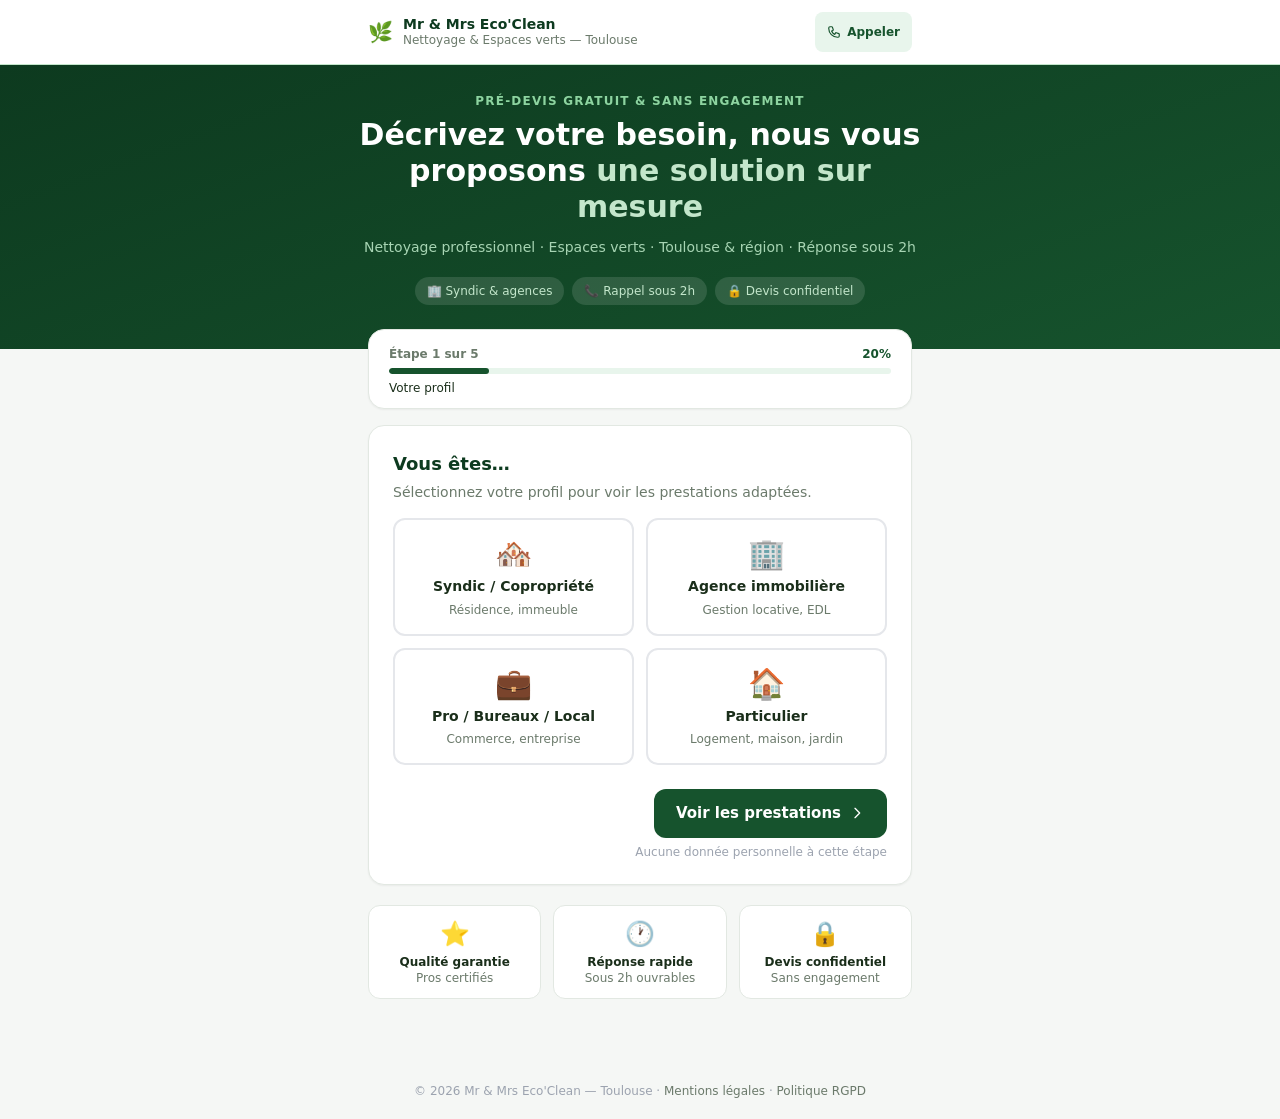
<file: landing/index.html>
<!DOCTYPE html>
<html lang="fr">
<head>
  <meta charset="UTF-8" />
  <meta name="viewport" content="width=device-width, initial-scale=1.0" />
  <meta name="description" content="Demande de pré-devis gratuit. Nettoyage professionnel et entretien espaces verts à Toulouse — Mr &amp; Mrs Eco'Clean. Syndic, agences, professionnels, particuliers." />
  <meta name="robots" content="index, follow" />
  <meta name="theme-color" content="#0d3a1f" />
  <meta property="og:title" content="Demande de pré-devis — Mr &amp; Mrs Eco'Clean" />
  <meta property="og:description" content="Nettoyage professionnel &amp; espaces verts à Toulouse. Proposition sur mesure, réponse sous 2h." />
  <title>Demande de pré-devis — Mr &amp; Mrs Eco'Clean | Toulouse</title>
  <link rel="icon" type="image/svg+xml" href="data:image/svg+xml,<svg xmlns='http://www.w3.org/2000/svg' viewBox='0 0 100 100'><text y='.9em' font-size='90'>🌿</text></svg>" />
  <!-- CSS compilé statiquement — aucune dépendance CDN externe -->
  <link rel="stylesheet" href="assets/tailwind.css" />
  <style>
    * { -webkit-font-smoothing: antialiased; box-sizing: border-box; }
    body { font-family: system-ui, -apple-system, 'Segoe UI', Roboto, sans-serif; background: #f5f7f5; }

    .opt-card { cursor: pointer; display: block; }
    .opt-card input[type="radio"],
    .opt-card input[type="checkbox"] { position: absolute; opacity: 0; width: 0; height: 0; }
    .opt-inner {
      border: 2px solid #e5e7eb; border-radius: 12px; padding: 12px 14px;
      transition: border-color .18s, background .18s; background: #fff;
      display: flex; align-items: center; gap: 10px;
    }
    .opt-inner:hover { border-color: #8dd4a0; background: #f9fdf9; }
    .opt-card.selected .opt-inner { border-color: #16532d; background: #e8f5ec; }

    .profile-card .opt-inner { flex-direction: column; text-align: center; gap: 6px; padding: 16px 12px; justify-content: center; }

    .progress-fill { transition: width 0.45s cubic-bezier(.4,0,.2,1); }

    .step { display: none; }
    .step.visible { display: block; animation: fadeUp .28s ease; }
    @keyframes fadeUp { from { opacity:0; transform:translateY(12px); } to { opacity:1; transform:translateY(0); } }

    .field {
      border: 1.5px solid #e2e8e2; border-radius: 10px; padding: 10px 14px;
      font-size: 15px; width: 100%; outline: none; background: #fff;
      transition: border-color .15s, box-shadow .15s;
    }
    .field:focus { border-color: #16532d; box-shadow: 0 0 0 3px rgba(22,83,45,.08); }

    .btn-next {
      background: #16532d; color: #fff; border: none; border-radius: 12px;
      padding: 13px 22px; font-size: 15px; font-weight: 600;
      cursor: pointer; display: inline-flex; align-items: center; gap: 8px;
      transition: all .2s; min-height: 48px;
    }
    .btn-next:hover { background: #0d3a1f; transform: translateY(-1px); box-shadow: 0 4px 14px rgba(22,83,45,.25); }
    .btn-next:active { transform: translateY(0); }
    .btn-next:disabled { opacity: .6; cursor: not-allowed; transform: none; box-shadow: none; }

    .btn-back {
      background: #f0f0f0; color: #555; border: none; border-radius: 12px;
      padding: 12px 18px; font-size: 14px; font-weight: 500;
      cursor: pointer; display: inline-flex; align-items: center; gap: 6px;
      transition: background .15s; min-height: 48px;
    }
    .btn-back:hover { background: #e8f5ec; color: #16532d; }

    .emsg { color: #ef4444; font-size: 12px; margin-top: 4px; display: none; }
    .emsg.show { display: block; }

    @keyframes spin { to { transform: rotate(360deg); } }
    .spinner { width: 18px; height: 18px; border: 2.5px solid rgba(255,255,255,.3); border-top-color: #fff; border-radius: 50%; animation: spin .6s linear infinite; }

    .hp { position: absolute; left: -9999px; top: -9999px; opacity: 0; height: 0; overflow: hidden; pointer-events: none; }

    .section-divider { border: none; border-top: 1px solid #e8f5ec; margin: 16px 0; }
  </style>
</head>
<body>

<!-- NETLIFY FORM — hidden, crawler detection only. Must match all JS-submitted fields. -->
<form name="pre-devis-ecoclean" data-netlify="true" data-netlify-honeypot="bot-field" hidden>
  <input name="bot-field" />
  <input name="request_id" />
  <input name="source" />
  <input name="version" />
  <input name="profile_type" />
  <input name="services" />
  <input name="ev_services" />
  <input name="frequency" />
  <input name="site_address" />
  <input name="surface" />
  <input name="specifications" />
  <input name="contact_name" />
  <input name="company_name" />
  <input name="phone" />
  <input name="email" />
  <input name="contact_preference" />
  <input name="rgpd_consent" />
  <input name="prospect_score" />
  <input name="priority" />
  <input name="subject" />
  <input name="form_payload" />
</form>

<!-- HEADER -->
<header class="bg-white sticky top-0 z-30" style="border-bottom:1px solid #c3e6cb">
  <div class="max-w-xl mx-auto px-4 py-3 flex items-center justify-between">
    <div class="flex items-center gap-2.5">
      <span class="text-xl" aria-hidden="true">🌿</span>
      <div>
        <p class="font-bold text-sm leading-tight" style="color:#0d3a1f">Mr &amp; Mrs Eco'Clean</p>
        <p class="text-xs leading-tight" style="color:#6b7a6b">Nettoyage &amp; Espaces verts — Toulouse</p>
      </div>
    </div>
    <a href="tel:+33757671156"
       class="flex items-center gap-1.5 px-3 py-2 rounded-lg text-xs font-semibold"
       style="background:#e8f5ec;color:#16532d;text-decoration:none;min-height:40px">
      <svg class="w-3.5 h-3.5" fill="none" stroke="currentColor" viewBox="0 0 24 24" aria-hidden="true">
        <path stroke-linecap="round" stroke-linejoin="round" stroke-width="2" d="M3 5a2 2 0 012-2h3.28a1 1 0 01.948.684l1.498 4.493a1 1 0 01-.502 1.21l-2.257 1.13a11.042 11.042 0 005.516 5.516l1.13-2.257a1 1 0 011.21-.502l4.493 1.498a1 1 0 01.684.948V19a2 2 0 01-2 2h-1C9.716 21 3 14.284 3 6V5z"/>
      </svg>
      Appeler
    </a>
  </div>
</header>

<!-- HERO -->
<section style="background:linear-gradient(160deg,#0d3a1f 0%,#16532d 100%);padding:28px 16px 44px">
  <div class="max-w-xl mx-auto text-center">
    <p class="text-xs font-semibold uppercase tracking-widest mb-2" style="color:#8dd4a0">Pré-devis gratuit &amp; sans engagement</p>
    <h1 class="text-2xl sm:text-3xl font-bold text-white mb-3 leading-tight">
      Décrivez votre besoin,<br class="sm:hidden" /> nous vous proposons <span style="color:#c3e6cb">une solution sur mesure</span>
    </h1>
    <p class="text-sm mb-5" style="color:#a7d4b3">
      Nettoyage professionnel &middot; Espaces verts &middot; Toulouse &amp; région &middot; Réponse sous 2h
    </p>
    <div class="flex flex-wrap justify-center gap-2">
      <span class="px-3 py-1.5 rounded-full text-xs font-medium" style="background:rgba(255,255,255,.12);color:#c3e6cb"><span aria-hidden="true">🏢</span> Syndic &amp; agences</span>
      <span class="px-3 py-1.5 rounded-full text-xs font-medium" style="background:rgba(255,255,255,.12);color:#c3e6cb"><span aria-hidden="true">📞</span> Rappel sous 2h</span>
      <span class="px-3 py-1.5 rounded-full text-xs font-medium" style="background:rgba(255,255,255,.12);color:#c3e6cb"><span aria-hidden="true">🔒</span> Devis confidentiel</span>
    </div>
  </div>
</section>

<!-- MAIN -->
<main class="max-w-xl mx-auto px-4 pb-16" style="margin-top:-20px">

  <!-- Progress -->
  <div id="progressBlock" class="bg-white rounded-2xl shadow-sm px-5 pt-4 pb-3 mb-4" style="border:1px solid #e2e8e2">
    <div class="flex justify-between items-center mb-1.5">
      <p class="text-xs font-semibold" id="stepLabel" style="color:#6b7a6b">Étape 1 sur 5</p>
      <p class="text-xs font-semibold" id="stepPct" style="color:#16532d">20%</p>
    </div>
    <div class="rounded-full overflow-hidden" style="height:6px;background:#e8f5ec">
      <div class="progress-fill rounded-full" id="pBar"
           style="height:6px;background:#16532d;width:20%"
           role="progressbar" aria-valuenow="20" aria-valuemin="0" aria-valuemax="100"
           aria-label="Progression du formulaire"></div>
    </div>
    <p class="text-xs font-medium mt-1.5" id="stepName" style="color:#1a2e1a">Votre profil</p>
  </div>

  <div aria-live="polite" aria-atomic="false">

  <!-- STEP 1 — Profil -->
  <div class="step visible bg-white rounded-2xl shadow-sm p-5 sm:p-6" style="border:1px solid #e2e8e2" id="step1">
    <h2 class="text-lg font-bold mb-1" style="color:#0d3a1f">Vous êtes…</h2>
    <p class="text-sm mb-4" style="color:#6b7a6b">Sélectionnez votre profil pour voir les prestations adaptées.</p>

    <div class="grid grid-cols-2 gap-3">
      <label class="opt-card profile-card" id="lbl-prf-syndic">
        <input type="radio" name="profile_type" value="syndic" onchange="pickProfile('syndic')" />
        <div class="opt-inner">
          <span class="text-3xl" aria-hidden="true">🏘️</span>
          <p class="text-sm font-bold leading-tight" style="color:#1a2e1a">Syndic / Copropriété</p>
          <p class="text-xs" style="color:#6b7a6b">Résidence, immeuble</p>
        </div>
      </label>
      <label class="opt-card profile-card" id="lbl-prf-agence_immo">
        <input type="radio" name="profile_type" value="agence_immo" onchange="pickProfile('agence_immo')" />
        <div class="opt-inner">
          <span class="text-3xl" aria-hidden="true">🏢</span>
          <p class="text-sm font-bold leading-tight" style="color:#1a2e1a">Agence immobilière</p>
          <p class="text-xs" style="color:#6b7a6b">Gestion locative, EDL</p>
        </div>
      </label>
      <label class="opt-card profile-card" id="lbl-prf-professionnel">
        <input type="radio" name="profile_type" value="professionnel" onchange="pickProfile('professionnel')" />
        <div class="opt-inner">
          <span class="text-3xl" aria-hidden="true">💼</span>
          <p class="text-sm font-bold leading-tight" style="color:#1a2e1a">Pro / Bureaux / Local</p>
          <p class="text-xs" style="color:#6b7a6b">Commerce, entreprise</p>
        </div>
      </label>
      <label class="opt-card profile-card" id="lbl-prf-particulier">
        <input type="radio" name="profile_type" value="particulier" onchange="pickProfile('particulier')" />
        <div class="opt-inner">
          <span class="text-3xl" aria-hidden="true">🏠</span>
          <p class="text-sm font-bold leading-tight" style="color:#1a2e1a">Particulier</p>
          <p class="text-xs" style="color:#6b7a6b">Logement, maison, jardin</p>
        </div>
      </label>
    </div>
    <p class="emsg mt-3" id="err-profile" role="alert">Veuillez sélectionner votre profil.</p>

    <div class="flex flex-col items-end gap-1.5 mt-6">
      <button onclick="goNext(1)" class="btn-next">
        Voir les prestations
        <svg class="w-4 h-4" fill="none" stroke="currentColor" viewBox="0 0 24 24" aria-hidden="true"><path stroke-linecap="round" stroke-linejoin="round" stroke-width="2" d="M9 5l7 7-7 7"/></svg>
      </button>
      <p class="text-xs" style="color:#9ca3af">Aucune donnée personnelle à cette étape</p>
    </div>
  </div>

  <!-- STEP 2 — Prestations (dynamic) -->
  <div class="step bg-white rounded-2xl shadow-sm p-5 sm:p-6" style="border:1px solid #e2e8e2" id="step2">
    <h2 class="text-lg font-bold mb-1" style="color:#0d3a1f">Vos besoins</h2>
    <p class="text-sm mb-4" id="step2Sub" style="color:#6b7a6b">Sélectionnez tout ce qui correspond à votre demande.</p>

    <div id="servicesGrid" class="flex flex-col gap-2"></div>
    <p class="emsg mt-2" id="err-services" role="alert">Veuillez sélectionner au moins une prestation.</p>

    <!-- EV detail block — shown when EV service selected -->
    <div id="evBlock" style="display:none">
      <hr class="section-divider" />
      <p class="text-sm font-semibold mb-1" style="color:#374151">
        <span aria-hidden="true">🌿</span> Espaces verts — prestations souhaitées
      </p>
      <p class="text-xs mb-3" style="color:#6b7a6b">Sélectionnez les interventions. Si vous avez un cahier des charges, précisez-le à l'étape suivante.</p>
      <div id="evGrid" class="flex flex-col gap-2"></div>
    </div>

    <div class="flex justify-between mt-6">
      <button onclick="goPrev(2)" class="btn-back">
        <svg class="w-4 h-4" fill="none" stroke="currentColor" viewBox="0 0 24 24" aria-hidden="true"><path stroke-linecap="round" stroke-linejoin="round" stroke-width="2" d="M15 19l-7-7 7-7"/></svg>
        Retour
      </button>
      <button onclick="goNext(2)" class="btn-next">
        Continuer
        <svg class="w-4 h-4" fill="none" stroke="currentColor" viewBox="0 0 24 24" aria-hidden="true"><path stroke-linecap="round" stroke-linejoin="round" stroke-width="2" d="M9 5l7 7-7 7"/></svg>
      </button>
    </div>
  </div>

  <!-- STEP 3 — Fréquence -->
  <div class="step bg-white rounded-2xl shadow-sm p-5 sm:p-6" style="border:1px solid #e2e8e2" id="step3">
    <h2 class="text-lg font-bold mb-1" style="color:#0d3a1f">Fréquence &amp; urgence</h2>
    <p class="text-sm mb-4" style="color:#6b7a6b">Comment souhaitez-vous travailler avec nous ?</p>

    <div class="flex flex-col gap-2">
      <label class="opt-card" id="lbl-frq-ponctuel">
        <input type="radio" name="frequency" value="ponctuel" onchange="pickFreq('ponctuel')" />
        <div class="opt-inner">
          <span class="text-xl" aria-hidden="true">1️⃣</span>
          <div><p class="text-sm font-semibold" style="color:#1a2e1a">Intervention ponctuelle</p><p class="text-xs" style="color:#6b7a6b">Une seule fois, date à définir</p></div>
        </div>
      </label>
      <label class="opt-card" id="lbl-frq-urgent">
        <input type="radio" name="frequency" value="urgent" onchange="pickFreq('urgent')" />
        <div class="opt-inner">
          <span class="text-xl" aria-hidden="true">🔴</span>
          <div><p class="text-sm font-semibold" style="color:#1a2e1a">Intervention urgente</p><p class="text-xs" style="color:#6b7a6b">Sous 48h – 72h</p></div>
        </div>
      </label>
      <label class="opt-card" id="lbl-frq-regulier">
        <input type="radio" name="frequency" value="regulier" onchange="pickFreq('regulier')" />
        <div class="opt-inner">
          <span class="text-xl" aria-hidden="true">🔄</span>
          <div><p class="text-sm font-semibold" style="color:#1a2e1a">Entretien régulier</p><p class="text-xs" style="color:#6b7a6b">Hebdomadaire, bimensuel, mensuel</p></div>
        </div>
      </label>
      <label class="opt-card" id="lbl-frq-contrat_annuel">
        <input type="radio" name="frequency" value="contrat_annuel" onchange="pickFreq('contrat_annuel')" />
        <div class="opt-inner">
          <span class="text-xl" aria-hidden="true">📋</span>
          <div><p class="text-sm font-semibold" style="color:#1a2e1a">Devis pour contrat annuel</p><p class="text-xs" style="color:#6b7a6b">Prestation sur l'année</p></div>
        </div>
      </label>
      <label class="opt-card" id="lbl-frq-visite_necessaire">
        <input type="radio" name="frequency" value="visite_necessaire" onchange="pickFreq('visite_necessaire')" />
        <div class="opt-inner">
          <span class="text-xl" aria-hidden="true">🔍</span>
          <div><p class="text-sm font-semibold" style="color:#1a2e1a">Visite préalable nécessaire</p><p class="text-xs" style="color:#6b7a6b">Chantier à évaluer sur place</p></div>
        </div>
      </label>
    </div>
    <p class="emsg mt-2" id="err-frequency" role="alert">Veuillez indiquer une fréquence.</p>

    <div class="flex justify-between mt-6">
      <button onclick="goPrev(3)" class="btn-back">
        <svg class="w-4 h-4" fill="none" stroke="currentColor" viewBox="0 0 24 24" aria-hidden="true"><path stroke-linecap="round" stroke-linejoin="round" stroke-width="2" d="M15 19l-7-7 7-7"/></svg>
        Retour
      </button>
      <button onclick="goNext(3)" class="btn-next">
        Continuer
        <svg class="w-4 h-4" fill="none" stroke="currentColor" viewBox="0 0 24 24" aria-hidden="true"><path stroke-linecap="round" stroke-linejoin="round" stroke-width="2" d="M9 5l7 7-7 7"/></svg>
      </button>
    </div>
  </div>

  <!-- STEP 4 — Situation -->
  <div class="step bg-white rounded-2xl shadow-sm p-5 sm:p-6" style="border:1px solid #e2e8e2" id="step4">
    <h2 class="text-lg font-bold mb-1" style="color:#0d3a1f">Votre situation</h2>
    <p class="text-sm mb-4" style="color:#6b7a6b">Ces informations nous permettent de préparer une proposition adaptée.</p>

    <div class="space-y-4">
      <div>
        <label class="block text-sm font-semibold mb-1.5" for="site_address" style="color:#374151">Adresse ou secteur *</label>
        <input type="text" id="site_address" class="field" placeholder="Ex : Toulouse centre, Colomiers, résidence Les Pins…" autocomplete="street-address" />
        <p class="emsg" id="err-address" role="alert">Veuillez indiquer l'adresse ou le secteur.</p>
      </div>
      <div>
        <label class="block text-sm font-semibold mb-1" for="surface" style="color:#374151">
          Surface approximative
          <span class="font-normal text-xs" style="color:#6b7a6b"> — optionnel, si vous la connaissez</span>
        </label>
        <input type="text" id="surface" class="field" placeholder="Ex : 80 m², T3, 12 logements, 500 m² de jardin…" />
      </div>
      <div>
        <label class="block text-sm font-semibold mb-1.5" for="specifications" style="color:#374151">
          Cahier des charges / Précisions
          <span class="font-normal text-xs" style="color:#6b7a6b"> — optionnel</span>
        </label>
        <textarea id="specifications" class="field" rows="4" style="resize:vertical"
          placeholder="Décrivez votre situation : accès, particularités, fréquence souhaitée, contraintes horaires, état des lieux, matériaux, photos disponibles…"></textarea>
      </div>
    </div>

    <div class="flex justify-between mt-6">
      <button onclick="goPrev(4)" class="btn-back">
        <svg class="w-4 h-4" fill="none" stroke="currentColor" viewBox="0 0 24 24" aria-hidden="true"><path stroke-linecap="round" stroke-linejoin="round" stroke-width="2" d="M15 19l-7-7 7-7"/></svg>
        Retour
      </button>
      <button onclick="goNext(4)" class="btn-next">
        Dernière étape
        <svg class="w-4 h-4" fill="none" stroke="currentColor" viewBox="0 0 24 24" aria-hidden="true"><path stroke-linecap="round" stroke-linejoin="round" stroke-width="2" d="M9 5l7 7-7 7"/></svg>
      </button>
    </div>
  </div>

  <!-- STEP 5 — Coordonnées -->
  <div class="step bg-white rounded-2xl shadow-sm p-5 sm:p-6" style="border:1px solid #e2e8e2" id="step5">
    <h2 class="text-lg font-bold mb-1" style="color:#0d3a1f">Vos coordonnées</h2>
    <p class="text-sm mb-5" style="color:#6b7a6b">Vous y êtes — nous vous contacterons avec une proposition personnalisée.</p>

    <div class="hp" aria-hidden="true">
      <label>Ne pas remplir <input type="text" name="bot-field" id="botField" tabindex="-1" autocomplete="off" /></label>
    </div>

    <div class="space-y-4">
      <div>
        <label class="block text-sm font-semibold mb-1.5" for="contact_name" style="color:#374151">Prénom &amp; Nom *</label>
        <input type="text" id="contact_name" class="field" placeholder="Jean Dupont" autocomplete="name" />
        <p class="emsg" id="err-name" role="alert">Veuillez indiquer votre nom.</p>
      </div>

      <div>
        <label class="block text-sm font-semibold mb-1" for="company_name" style="color:#374151">
          Société / Résidence
          <span class="font-normal text-xs" style="color:#6b7a6b"> — optionnel</span>
        </label>
        <input type="text" id="company_name" class="field" placeholder="Nom de votre société, agence ou résidence" autocomplete="organization" />
      </div>

      <div>
        <label class="block text-sm font-semibold mb-1" for="phone" style="color:#374151">
          Téléphone *
          <span class="font-normal text-xs" style="color:#6b7a6b"> — pour vous rappeler rapidement</span>
        </label>
        <input type="tel" id="phone" class="field" placeholder="06 00 00 00 00" autocomplete="tel" />
        <p class="emsg" id="err-phone" role="alert">Numéro invalide (minimum 8 chiffres).</p>
      </div>

      <div>
        <label class="block text-sm font-semibold mb-1" for="email" style="color:#374151">
          Email
          <span class="font-normal text-xs" style="color:#6b7a6b"> — optionnel, pour recevoir la proposition</span>
        </label>
        <input type="email" id="email" class="field" placeholder="vous@exemple.fr" autocomplete="email" />
        <p class="emsg" id="err-email" role="alert">Adresse email invalide.</p>
      </div>

      <div>
        <p class="text-sm font-semibold mb-2" style="color:#374151">Préférence de contact</p>
        <div class="grid grid-cols-2 gap-2">
          <label class="opt-card" id="lbl-cp-telephone">
            <input type="radio" name="contact_preference" value="telephone" onchange="pickRadio('contact_preference','lbl-cp-',this.value)" />
            <div class="opt-inner gap-2.5"><span aria-hidden="true">📞</span><p class="text-sm" style="color:#1a2e1a">Téléphone</p></div>
          </label>
          <label class="opt-card" id="lbl-cp-whatsapp">
            <input type="radio" name="contact_preference" value="whatsapp" onchange="pickRadio('contact_preference','lbl-cp-',this.value)" />
            <div class="opt-inner gap-2.5"><span aria-hidden="true">💬</span><p class="text-sm" style="color:#1a2e1a">WhatsApp</p></div>
          </label>
          <label class="opt-card" id="lbl-cp-email">
            <input type="radio" name="contact_preference" value="email" onchange="pickRadio('contact_preference','lbl-cp-',this.value)" />
            <div class="opt-inner gap-2.5"><span aria-hidden="true">✉️</span><p class="text-sm" style="color:#1a2e1a">Email</p></div>
          </label>
          <label class="opt-card" id="lbl-cp-indifferent">
            <input type="radio" name="contact_preference" value="indifferent" onchange="pickRadio('contact_preference','lbl-cp-',this.value)" />
            <div class="opt-inner gap-2.5"><span aria-hidden="true">🤝</span><p class="text-sm" style="color:#1a2e1a">Indifférent</p></div>
          </label>
        </div>
      </div>

      <div class="rounded-xl p-4" style="background:#f9fdf9;border:1.5px solid #c3e6cb">
        <label class="flex items-start gap-3 cursor-pointer">
          <input type="checkbox" id="rgpd" class="mt-0.5 w-4 h-4" style="accent-color:#16532d;flex-shrink:0" onchange="clearErr('err-rgpd')" />
          <p class="text-xs leading-relaxed" style="color:#374151">
            J'accepte que Mr &amp; Mrs Eco'Clean utilise mes informations pour traiter ma demande et me contacter.
            Données conservées 2 ans maximum. Aucun démarchage commercial non sollicité.
            <a href="politique-confidentialite.html" style="color:#16532d;text-decoration:underline">Politique de confidentialité</a>
          </p>
        </label>
        <p class="emsg mt-2" id="err-rgpd" role="alert">Vous devez accepter pour continuer.</p>
      </div>
    </div>

    <p class="text-xs text-center mt-5 mb-1" style="color:#9ca3af">
      <span aria-hidden="true">🔒</span> Données confidentielles &middot; Sans démarchage &middot; Proposition sous 2h garantie
    </p>

    <div class="flex justify-between mt-3">
      <button onclick="goPrev(5)" class="btn-back">
        <svg class="w-4 h-4" fill="none" stroke="currentColor" viewBox="0 0 24 24" aria-hidden="true"><path stroke-linecap="round" stroke-linejoin="round" stroke-width="2" d="M15 19l-7-7 7-7"/></svg>
        Retour
      </button>
      <button onclick="submitForm()" id="submitBtn" class="btn-next">
        <svg class="w-4 h-4" fill="none" stroke="currentColor" viewBox="0 0 24 24" aria-hidden="true">
          <path stroke-linecap="round" stroke-linejoin="round" stroke-width="2" d="M12 19l9 2-9-18-9 18 9-2zm0 0v-8"/>
        </svg>
        Envoyer ma demande
      </button>
    </div>
  </div>

  <!-- CONFIRMATION -->
  <div class="step bg-white rounded-2xl shadow-sm p-6 sm:p-8 text-center" style="border:1px solid #c3e6cb" id="stepConf" role="status">
    <div class="w-16 h-16 rounded-full flex items-center justify-center mx-auto mb-4" style="background:#e8f5ec">
      <svg class="w-8 h-8" style="color:#16532d" fill="none" stroke="currentColor" viewBox="0 0 24 24" aria-hidden="true">
        <path stroke-linecap="round" stroke-linejoin="round" stroke-width="2.5" d="M5 13l4 4L19 7"/>
      </svg>
    </div>
    <h2 class="text-xl font-bold mb-2" style="color:#0d3a1f">Demande bien transmise <span aria-hidden="true">✅</span></h2>
    <p class="text-sm mb-2" style="color:#4b5563">Merci <strong id="confPrenom"></strong> !</p>
    <p class="text-sm font-medium mb-6 px-2" style="color:#16532d">
      Votre demande a bien été transmise. Nous revenons vers vous avec une proposition adaptée à votre situation, sous 2h ouvrables (lun.–sam., 8h–19h).
    </p>

    <div class="rounded-xl p-4 mb-6 text-left" style="background:#f9fdf9;border:1px solid #c3e6cb">
      <p class="text-xs font-bold uppercase tracking-wide mb-3" style="color:#16532d">Récapitulatif de votre demande</p>
      <div id="confSummary" class="space-y-1 text-sm"></div>
    </div>

    <p class="text-sm mb-4" style="color:#4b5563">Vous préférez nous contacter directement ?</p>
    <div class="flex flex-col sm:flex-row gap-3 justify-center">
      <a href="tel:+33757671156" class="btn-next justify-center" style="text-decoration:none">
        <span aria-hidden="true">📞</span> Nous appeler
      </a>
      <a href="https://wa.me/33757671156?text=Bonjour%20Mr%20%26%20Mrs%20Eco'Clean%2C%20je%20viens%20de%20soumettre%20une%20demande%20de%20pr%C3%A9-devis."
         target="_blank" rel="noopener noreferrer"
         class="btn-back justify-center" style="text-decoration:none;display:inline-flex">
        <span aria-hidden="true">💬</span> WhatsApp
      </a>
    </div>
    <p class="text-xs mt-6" style="color:#9ca3af">Référence : <span id="confRef" class="font-mono"></span></p>
  </div>

  </div><!-- end aria-live -->

  <!-- TRUST BADGES -->
  <div class="grid grid-cols-3 gap-3 mt-5" id="trustBadges">
    <div class="bg-white rounded-xl p-3 text-center" style="border:1px solid #e2e8e2">
      <p class="text-2xl mb-1" aria-hidden="true">⭐</p>
      <p class="text-xs font-semibold" style="color:#1a2e1a">Qualité garantie</p>
      <p class="text-xs" style="color:#6b7a6b">Pros certifiés</p>
    </div>
    <div class="bg-white rounded-xl p-3 text-center" style="border:1px solid #e2e8e2">
      <p class="text-2xl mb-1" aria-hidden="true">🕐</p>
      <p class="text-xs font-semibold" style="color:#1a2e1a">Réponse rapide</p>
      <p class="text-xs" style="color:#6b7a6b">Sous 2h ouvrables</p>
    </div>
    <div class="bg-white rounded-xl p-3 text-center" style="border:1px solid #e2e8e2">
      <p class="text-2xl mb-1" aria-hidden="true">🔒</p>
      <p class="text-xs font-semibold" style="color:#1a2e1a">Devis confidentiel</p>
      <p class="text-xs" style="color:#6b7a6b">Sans engagement</p>
    </div>
  </div>
</main>

<footer class="text-center py-5 text-xs" style="color:#9ca3af">
  &copy; 2026 Mr &amp; Mrs Eco'Clean &mdash; Toulouse
  &middot; <a href="mentions-legales.html" style="color:#6b7a6b">Mentions légales</a>
  &middot; <a href="politique-confidentialite.html" style="color:#6b7a6b">Politique RGPD</a>
</footer>

<script>
// ========== CONFIGURATION ==========
const STEPS = 5;
let cur = 1;
let selectedProfile = null;
let renderedProfile = null;  // track which profile was last rendered for step 2
let selectedServices = new Set();
let selectedEvServices = new Set();

const META = [
  null,
  { label:'Étape 1 sur 5', name:'Votre profil',        pct:20  },
  { label:'Étape 2 sur 5', name:'Vos besoins',          pct:40  },
  { label:'Étape 3 sur 5', name:'Fréquence & urgence',  pct:60  },
  { label:'Étape 4 sur 5', name:'Votre situation',      pct:80  },
  { label:'Étape 5 sur 5', name:'Vos coordonnées',      pct:100 },
];

const PROFILE_LBL = {
  syndic:       'Syndic / Copropriété',
  agence_immo:  'Agence immobilière / Gestion locative',
  professionnel:'Pro / Bureaux / Local commercial',
  particulier:  'Particulier',
};

const FREQ_LBL = {
  ponctuel:         'Intervention ponctuelle',
  urgent:           'Intervention urgente (48–72h)',
  regulier:         'Entretien régulier',
  contrat_annuel:   'Devis contrat annuel',
  visite_necessaire:'Visite préalable nécessaire',
};

// Services par profil — aucun prix, aucune estimation
const SERVICES = {
  syndic: [
    { id:'parties_communes',  label:'Nettoyage parties communes',    icon:'🏢' },
    { id:'containers',        label:'Sortie / rentrée containers',    icon:'🗑️' },
    { id:'local_poubelles',   label:'Nettoyage local poubelles',      icon:'♻️' },
    { id:'vitrerie_commune',  label:'Vitrerie commune',               icon:'🪟' },
    { id:'parking',           label:'Parking / sous-sol',             icon:'🅿️' },
    { id:'remise_en_etat',    label:'Désinfection / remise en état',  icon:'🧴' },
    { id:'espaces_verts',     label:'Espaces verts résidence',        icon:'🌿', ev:true },
    { id:'autre',             label:'Autre (cahier des charges)',      icon:'📋' },
  ],
  agence_immo: [
    { id:'avant_relocation',  label:'Nettoyage avant relocation',     icon:'🏠' },
    { id:'apres_depart',      label:'Après départ locataire',          icon:'🚪' },
    { id:'remise_en_etat',    label:'Remise en état du logement',     icon:'🔧' },
    { id:'apres_travaux',     label:'Nettoyage après travaux',        icon:'🔨' },
    { id:'vitres',            label:'Nettoyage vitres',                icon:'🪟' },
    { id:'debarras',          label:'Débarras léger',                 icon:'📦' },
    { id:'ponctuel_urgent',   label:'Intervention ponctuelle urgente',icon:'⚡' },
    { id:'contrat_recurrent', label:'Contrat récurrent agence',       icon:'📋' },
  ],
  professionnel: [
    { id:'entretien_regulier',label:'Entretien régulier des locaux',  icon:'🔄' },
    { id:'bureaux',           label:'Nettoyage bureaux',               icon:'🖥️' },
    { id:'sanitaires',        label:'Sanitaires',                      icon:'🚿' },
    { id:'sols',              label:'Sols (carrelage, parquet…)',      icon:'🦶' },
    { id:'vitrerie',          label:'Vitrerie / façade',               icon:'🪟' },
    { id:'remise_en_etat',    label:'Remise en état',                 icon:'🔧' },
    { id:'ponctuel',          label:'Intervention ponctuelle',        icon:'1️⃣' },
  ],
  particulier: [
    { id:'nettoyage_complet', label:'Nettoyage complet du logement',  icon:'🧹' },
    { id:'entretien_regulier',label:'Entretien régulier',             icon:'🔄' },
    { id:'apres_travaux',     label:'Après travaux / sinistre',       icon:'🔨' },
    { id:'remise_en_etat',    label:'Remise en état',                 icon:'🔧' },
    { id:'espaces_verts',     label:'Espaces verts / Jardin',         icon:'🌿', ev:true },
    { id:'vitrerie',          label:'Nettoyage vitrerie',             icon:'🪟' },
    { id:'ponctuel',          label:'Intervention ponctuelle',        icon:'1️⃣' },
  ],
};

const EV_SERVICES = [
  { id:'tonte',             label:'Tonte',                      icon:'🌱' },
  { id:'debroussaillage',   label:'Débroussaillage',             icon:'🌾' },
  { id:'taille_haies',      label:'Taille de haies',            icon:'✂️' },
  { id:'desherbage',        label:'Désherbage',                  icon:'🌿' },
  { id:'ramassage_feuilles',label:'Ramassage de feuilles',      icon:'🍂' },
  { id:'evacuation_dechets',label:'Évacuation déchets verts',   icon:'🚛' },
  { id:'entretien_regulier',label:'Entretien régulier',         icon:'🔄' },
  { id:'remise_en_etat_ev', label:'Remise en état ponctuelle',  icon:'🔧' },
];

// ========== SÉCURITÉ ==========
function esc(s) {
  return String(s)
    .replace(/&/g,'&amp;').replace(/</g,'&lt;').replace(/>/g,'&gt;')
    .replace(/"/g,'&quot;').replace(/'/g,'&#x27;');
}

// ========== UI ==========
function showStep(n) {
  ['step1','step2','step3','step4','step5','stepConf'].forEach(id => {
    document.getElementById(id).classList.remove('visible');
  });
  document.getElementById(n <= STEPS ? 'step' + n : 'stepConf').classList.add('visible');

  const pb = document.getElementById('progressBlock');
  const tb = document.getElementById('trustBadges');
  if (n > STEPS) {
    pb.style.display = 'none';
    tb.style.display = 'none';
  } else {
    pb.style.display = '';
    const m = META[n];
    document.getElementById('stepLabel').textContent = m.label;
    document.getElementById('stepPct').textContent   = m.pct + '%';
    document.getElementById('stepName').textContent  = m.name;
    const bar = document.getElementById('pBar');
    bar.style.width = m.pct + '%';
    bar.setAttribute('aria-valuenow', m.pct);
  }
  cur = n;
  window.scrollTo({ top:0, behavior:'smooth' });
}

function pickRadio(name, prefix, val) {
  document.querySelectorAll('[id^="' + prefix + '"]').forEach(el => el.classList.remove('selected'));
  const el = document.getElementById(prefix + val);
  if (el) el.classList.add('selected');
}

function pickProfile(val) {
  selectedProfile = val;
  pickRadio('profile_type', 'lbl-prf-', val);
}

function pickFreq(val) {
  pickRadio('frequency', 'lbl-frq-', val);
}

function radio(name) {
  const el = document.querySelector('input[name="' + name + '"]:checked');
  return el ? el.value : null;
}

function showErr(id, show) {
  const el = document.getElementById(id);
  if (el) el.classList.toggle('show', show);
}
function clearErr(id) { showErr(id, false); }

// ========== RENDU ÉTAPE 2 ==========
function renderServices() {
  const list = SERVICES[selectedProfile] || [];

  // Reset selections uniquement si le profil change
  if (renderedProfile !== selectedProfile) {
    selectedServices = new Set();
    selectedEvServices = new Set();
    renderedProfile = selectedProfile;
  }

  document.getElementById('servicesGrid').innerHTML = list.map(s => {
    const isSel = selectedServices.has(s.id);
    return '<label class="opt-card' + (isSel ? ' selected' : '') + '" id="lbl-srv-' + s.id + '">' +
      '<input type="checkbox" value="' + s.id + '"' + (isSel ? ' checked' : '') + ' onchange="toggleSrv(\'' + s.id + '\',' + (!!s.ev) + ')" />' +
      '<div class="opt-inner gap-3">' +
      '<span class="text-xl" aria-hidden="true">' + s.icon + '</span>' +
      '<p class="text-sm font-medium" style="color:#1a2e1a">' + esc(s.label) + '</p>' +
      '</div></label>';
  }).join('');

  document.getElementById('evGrid').innerHTML = EV_SERVICES.map(s => {
    const isSel = selectedEvServices.has(s.id);
    return '<label class="opt-card' + (isSel ? ' selected' : '') + '" id="lbl-ev-' + s.id + '">' +
      '<input type="checkbox" value="' + s.id + '"' + (isSel ? ' checked' : '') + ' onchange="toggleEv(\'' + s.id + '\')" />' +
      '<div class="opt-inner gap-3">' +
      '<span class="text-xl" aria-hidden="true">' + s.icon + '</span>' +
      '<p class="text-sm font-medium" style="color:#1a2e1a">' + esc(s.label) + '</p>' +
      '</div></label>';
  }).join('');

  const subtitles = {
    syndic:       'Sélectionnez les prestations pour votre résidence.',
    agence_immo:  'Sélectionnez les prestations pour vos mandats.',
    professionnel:'Sélectionnez les prestations pour vos locaux.',
    particulier:  'Sélectionnez tout ce dont vous avez besoin.',
  };
  document.getElementById('step2Sub').textContent = subtitles[selectedProfile] || 'Sélectionnez tout ce qui correspond.';
  updateEvBlock();
}

function toggleSrv(id, hasEv) {
  const card = document.getElementById('lbl-srv-' + id);
  if (!card) return;
  const checked = card.querySelector('input').checked;
  if (checked) { selectedServices.add(id); card.classList.add('selected'); }
  else { selectedServices.delete(id); card.classList.remove('selected'); }
  if (hasEv) updateEvBlock();
}

function toggleEv(id) {
  const card = document.getElementById('lbl-ev-' + id);
  if (!card) return;
  const checked = card.querySelector('input').checked;
  if (checked) { selectedEvServices.add(id); card.classList.add('selected'); }
  else { selectedEvServices.delete(id); card.classList.remove('selected'); }
}

function updateEvBlock() {
  const evSvcs = (SERVICES[selectedProfile] || []).filter(s => s.ev);
  const anyEv  = evSvcs.some(s => selectedServices.has(s.id));
  document.getElementById('evBlock').style.display = anyEv ? '' : 'none';
  if (!anyEv) selectedEvServices = new Set();
}

// ========== SCORING INTERNE — invisible client ==========
function calcScore() {
  let s = 0;
  const freq = radio('frequency');
  if (selectedProfile === 'syndic')         s += 5;
  else if (selectedProfile === 'agence_immo')   s += 4;
  else if (selectedProfile === 'professionnel') s += 3;
  else s += 1;
  if (freq === 'contrat_annuel')    s += 5;
  else if (freq === 'urgent')       s += 4;
  else if (freq === 'visite_necessaire' || freq === 'regulier') s += 3;
  else s += 1;
  s += Math.min(selectedServices.size, 3);
  return { score:s, priority: s >= 10 ? 'HIGH' : s >= 6 ? 'MEDIUM' : 'LOW' };
}

// ========== VALIDATION ==========
function v1() { const ok = !!selectedProfile; showErr('err-profile', !ok); return ok; }
function v2() { const ok = selectedServices.size > 0; showErr('err-services', !ok); return ok; }
function v3() { const ok = !!radio('frequency'); showErr('err-frequency', !ok); return ok; }
function v4() {
  const ok = !!document.getElementById('site_address').value.trim();
  showErr('err-address', !ok);
  return ok;
}
function v5() {
  let ok = true;
  const name = document.getElementById('contact_name').value.trim();
  if (!name) { showErr('err-name', true); ok = false; } else clearErr('err-name');
  const phone = document.getElementById('phone').value.trim();
  if (!/^[\d\s\+\(\)\.\-]{8,}$/.test(phone)) { showErr('err-phone', true); ok = false; } else clearErr('err-phone');
  const email = document.getElementById('email').value.trim();
  if (email && !/^[^\s@]+@[^\s@]+\.[^\s@]+$/.test(email)) { showErr('err-email', true); ok = false; } else clearErr('err-email');
  if (!document.getElementById('rgpd').checked) { showErr('err-rgpd', true); ok = false; } else clearErr('err-rgpd');
  if (document.getElementById('botField').value) return false;
  return ok;
}

// ========== NAVIGATION ==========
const VALIDATORS = [null, v1, v2, v3, v4, v5];

function goNext(from) {
  if (!VALIDATORS[from]()) return;
  if (from === 1) renderServices();
  showStep(from + 1);
}
function goPrev(from) { showStep(from - 1); }

// ========== ENVOI ==========
function genRef() { return 'ECO-' + Date.now().toString(36).toUpperCase().slice(-6); }

async function submitForm() {
  if (!v5()) return;

  const btn = document.getElementById('submitBtn');
  btn.disabled = true;
  btn.innerHTML = '<div class="spinner"></div> Envoi…';

  const ref  = genRef();
  const ts   = new Date().toISOString();
  const { score, priority } = calcScore();

  const name    = document.getElementById('contact_name').value.trim();
  const company = document.getElementById('company_name').value.trim();
  const phone   = document.getElementById('phone').value.trim();
  const email   = document.getElementById('email').value.trim();
  const addr    = document.getElementById('site_address').value.trim();
  const surface = document.getElementById('surface').value.trim();
  const specs   = document.getElementById('specifications').value.trim();
  const freq    = radio('frequency');
  const cp      = radio('contact_preference') || 'indifferent';

  const srvArr = Array.from(selectedServices);
  const evArr  = Array.from(selectedEvServices);

  const subject = '[' + priority + '] ' + ref + ' — ' + (PROFILE_LBL[selectedProfile] || selectedProfile) + ' — ' + addr;

  const payload = new URLSearchParams({
    'form-name':        'pre-devis-ecoclean',
    'bot-field':        '',
    request_id:         ref,
    source:             'landing-ecoclean',
    version:            '3',
    profile_type:       selectedProfile,
    services:           srvArr.join(', '),
    ev_services:        evArr.join(', '),
    frequency:          freq,
    site_address:       addr,
    surface:            surface,
    specifications:     specs,
    contact_name:       name,
    company_name:       company,
    phone:              phone,
    email:              email,
    contact_preference: cp,
    rgpd_consent:       'oui',
    prospect_score:     String(score),
    priority:           priority,
    subject:            subject,
    form_payload: JSON.stringify({
      ref, ts, source:'landing-ecoclean', version:'3',
      profile: selectedProfile, services: srvArr, ev_services: evArr,
      frequency: freq, addr, surface, specs,
      name, company, phone, email, cp,
      score, priority,
    }),
  });

  try {
    await fetch('/', {
      method: 'POST',
      headers: { 'Content-Type': 'application/x-www-form-urlencoded' },
      body: payload.toString(),
    });
  } catch (e) {
    console.warn('Netlify Forms submit warning:', e);
  }

  // Confirmation — aucun prix, aucune estimation
  const srvLabels = (SERVICES[selectedProfile] || []).filter(s => selectedServices.has(s.id)).map(s => s.label);
  const evLabels  = EV_SERVICES.filter(s => selectedEvServices.has(s.id)).map(s => s.label);

  document.getElementById('confPrenom').textContent = name.split(' ')[0];
  document.getElementById('confRef').textContent    = ref;
  document.getElementById('confSummary').innerHTML =
    row('Profil',      PROFILE_LBL[selectedProfile] || selectedProfile) +
    row('Prestations', srvLabels.join(', ') || '—') +
    (evLabels.length ? row('Espaces verts', evLabels.join(', ')) : '') +
    row('Fréquence',   FREQ_LBL[freq] || freq) +
    row('Secteur',     addr) +
    (surface ? row('Surface', surface) : '') +
    row('Contact',     phone + (email ? ' · ' + email : ''));

  showStep(99);

  btn.disabled = false;
  btn.innerHTML = '<svg class="w-4 h-4" fill="none" stroke="currentColor" viewBox="0 0 24 24" aria-hidden="true"><path stroke-linecap="round" stroke-linejoin="round" stroke-width="2" d="M12 19l9 2-9-18-9 18 9-2zm0 0v-8"/></svg> Envoyer ma demande';
}

function row(k, v) {
  if (!v) return '';
  return '<div class="flex justify-between gap-3" style="border-bottom:1px solid #e5e7eb;padding:5px 0">' +
    '<span style="color:#6b7a6b;flex-shrink:0">' + esc(k) + '</span>' +
    '<span style="font-weight:600;color:#1a2e1a;text-align:right">' + esc(v) + '</span>' +
    '</div>';
}

showStep(1);
</script>
</body>
</html>
</file>
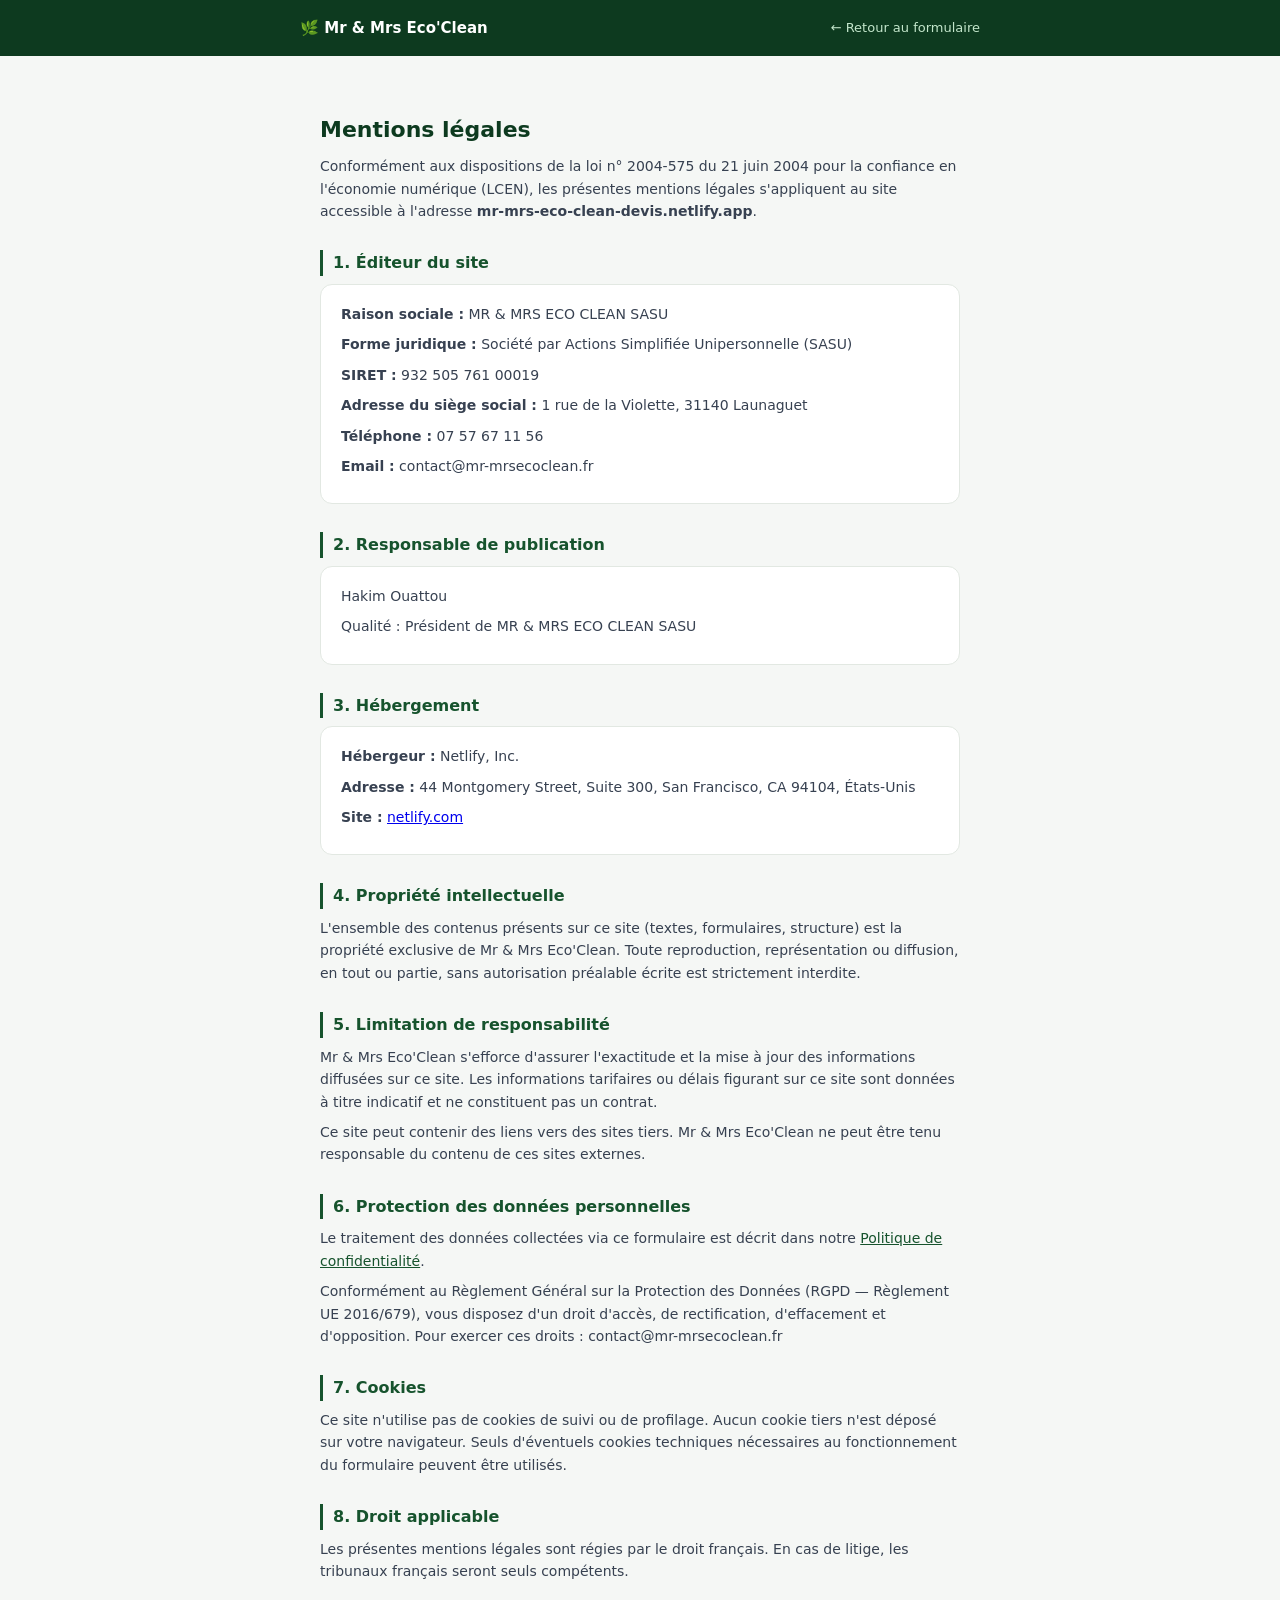
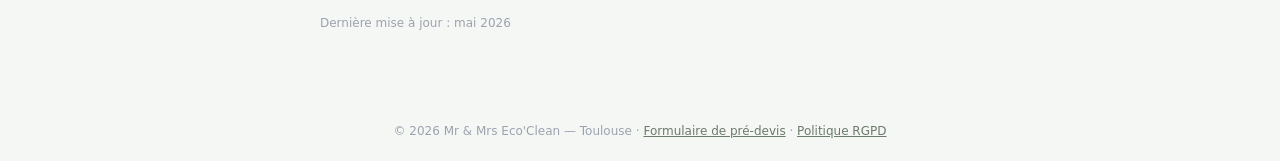
<file: landing/mentions-legales.html>
<!DOCTYPE html>
<html lang="fr">
<head>
  <meta charset="UTF-8" />
  <meta name="viewport" content="width=device-width, initial-scale=1.0" />
  <meta name="robots" content="noindex" />
  <title>Mentions légales — Mr &amp; Mrs Eco'Clean</title>
  <style>
    *, *::before, *::after { box-sizing: border-box; }
    body { font-family: system-ui, -apple-system, 'Segoe UI', Roboto, sans-serif; background: #f5f7f5; color: #1a2e1a; margin: 0; line-height: 1.6; }
    .wrap { max-width: 680px; margin: 0 auto; padding: 24px 20px 60px; }
    header { background: #0d3a1f; padding: 16px 20px; }
    header .inner { max-width: 680px; margin: 0 auto; display: flex; align-items: center; justify-content: space-between; flex-wrap: wrap; gap: 10px; }
    header a { color: #c3e6cb; text-decoration: none; font-size: 13px; }
    header a:hover { text-decoration: underline; }
    .brand { color: #fff; font-weight: 700; font-size: 15px; display: flex; align-items: center; gap: 8px; }
    h1 { font-size: 22px; font-weight: 700; color: #0d3a1f; margin: 32px 0 8px; }
    h2 { font-size: 16px; font-weight: 700; color: #16532d; margin: 28px 0 8px; border-left: 3px solid #16532d; padding-left: 10px; }
    p, li { font-size: 14px; color: #374151; margin: 0 0 8px; }
    ul { padding-left: 20px; margin: 0 0 12px; }
    .badge { display: inline-block; background: #e8f5ec; color: #0d3a1f; border-radius: 6px; padding: 2px 8px; font-size: 12px; font-weight: 600; }
    .card { background: #fff; border: 1px solid #e2e8e2; border-radius: 12px; padding: 18px 20px; margin-bottom: 12px; }
    .fill { color: #9ca3af; font-style: italic; }
    footer { text-align: center; padding: 20px; font-size: 12px; color: #9ca3af; }
    footer a { color: #6b7a6b; }
  </style>
</head>
<body>

<header>
  <div class="inner">
    <div class="brand">🌿 Mr &amp; Mrs Eco'Clean</div>
    <a href="index.html">← Retour au formulaire</a>
  </div>
</header>

<div class="wrap">
  <h1>Mentions légales</h1>
  <p>Conformément aux dispositions de la loi n° 2004-575 du 21 juin 2004 pour la confiance en l'économie numérique (LCEN), les présentes mentions légales s'appliquent au site accessible à l'adresse <strong>mr-mrs-eco-clean-devis.netlify.app</strong>.</p>

  <h2>1. Éditeur du site</h2>
  <div class="card">
    <p><strong>Raison sociale :</strong> MR &amp; MRS ECO CLEAN SASU</p>
    <p><strong>Forme juridique :</strong> Société par Actions Simplifiée Unipersonnelle (SASU)</p>
    <p><strong>SIRET :</strong> 932 505 761 00019</p>
    <p><strong>Adresse du siège social :</strong> 1 rue de la Violette, 31140 Launaguet</p>
    <p><strong>Téléphone :</strong> 07 57 67 11 56</p>
    <p><strong>Email :</strong> contact@mr-mrsecoclean.fr</p>
  </div>

  <h2>2. Responsable de publication</h2>
  <div class="card">
    <p>Hakim Ouattou</p>
    <p>Qualité : Président de MR &amp; MRS ECO CLEAN SASU</p>
  </div>

  <h2>3. Hébergement</h2>
  <div class="card">
    <p><strong>Hébergeur :</strong> Netlify, Inc.</p>
    <p><strong>Adresse :</strong> 44 Montgomery Street, Suite 300, San Francisco, CA 94104, États-Unis</p>
    <p><strong>Site :</strong> <a href="https://www.netlify.com" target="_blank" rel="noopener">netlify.com</a></p>
  </div>

  <h2>4. Propriété intellectuelle</h2>
  <p>L'ensemble des contenus présents sur ce site (textes, formulaires, structure) est la propriété exclusive de Mr &amp; Mrs Eco'Clean. Toute reproduction, représentation ou diffusion, en tout ou partie, sans autorisation préalable écrite est strictement interdite.</p>

  <h2>5. Limitation de responsabilité</h2>
  <p>Mr &amp; Mrs Eco'Clean s'efforce d'assurer l'exactitude et la mise à jour des informations diffusées sur ce site. Les informations tarifaires ou délais figurant sur ce site sont données à titre indicatif et ne constituent pas un contrat.</p>
  <p>Ce site peut contenir des liens vers des sites tiers. Mr &amp; Mrs Eco'Clean ne peut être tenu responsable du contenu de ces sites externes.</p>

  <h2>6. Protection des données personnelles</h2>
  <p>Le traitement des données collectées via ce formulaire est décrit dans notre <a href="politique-confidentialite.html" style="color:#16532d">Politique de confidentialité</a>.</p>
  <p>Conformément au Règlement Général sur la Protection des Données (RGPD — Règlement UE 2016/679), vous disposez d'un droit d'accès, de rectification, d'effacement et d'opposition. Pour exercer ces droits : contact@mr-mrsecoclean.fr</p>

  <h2>7. Cookies</h2>
  <p>Ce site n'utilise pas de cookies de suivi ou de profilage. Aucun cookie tiers n'est déposé sur votre navigateur. Seuls d'éventuels cookies techniques nécessaires au fonctionnement du formulaire peuvent être utilisés.</p>

  <h2>8. Droit applicable</h2>
  <p>Les présentes mentions légales sont régies par le droit français. En cas de litige, les tribunaux français seront seuls compétents.</p>

  <p style="margin-top:32px;font-size:12px;color:#9ca3af">Dernière mise à jour : mai 2026</p>
</div>

<footer>
  &copy; 2026 Mr &amp; Mrs Eco'Clean — Toulouse
  &middot; <a href="index.html">Formulaire de pré-devis</a>
  &middot; <a href="politique-confidentialite.html">Politique RGPD</a>
</footer>

</body>
</html>
</file>
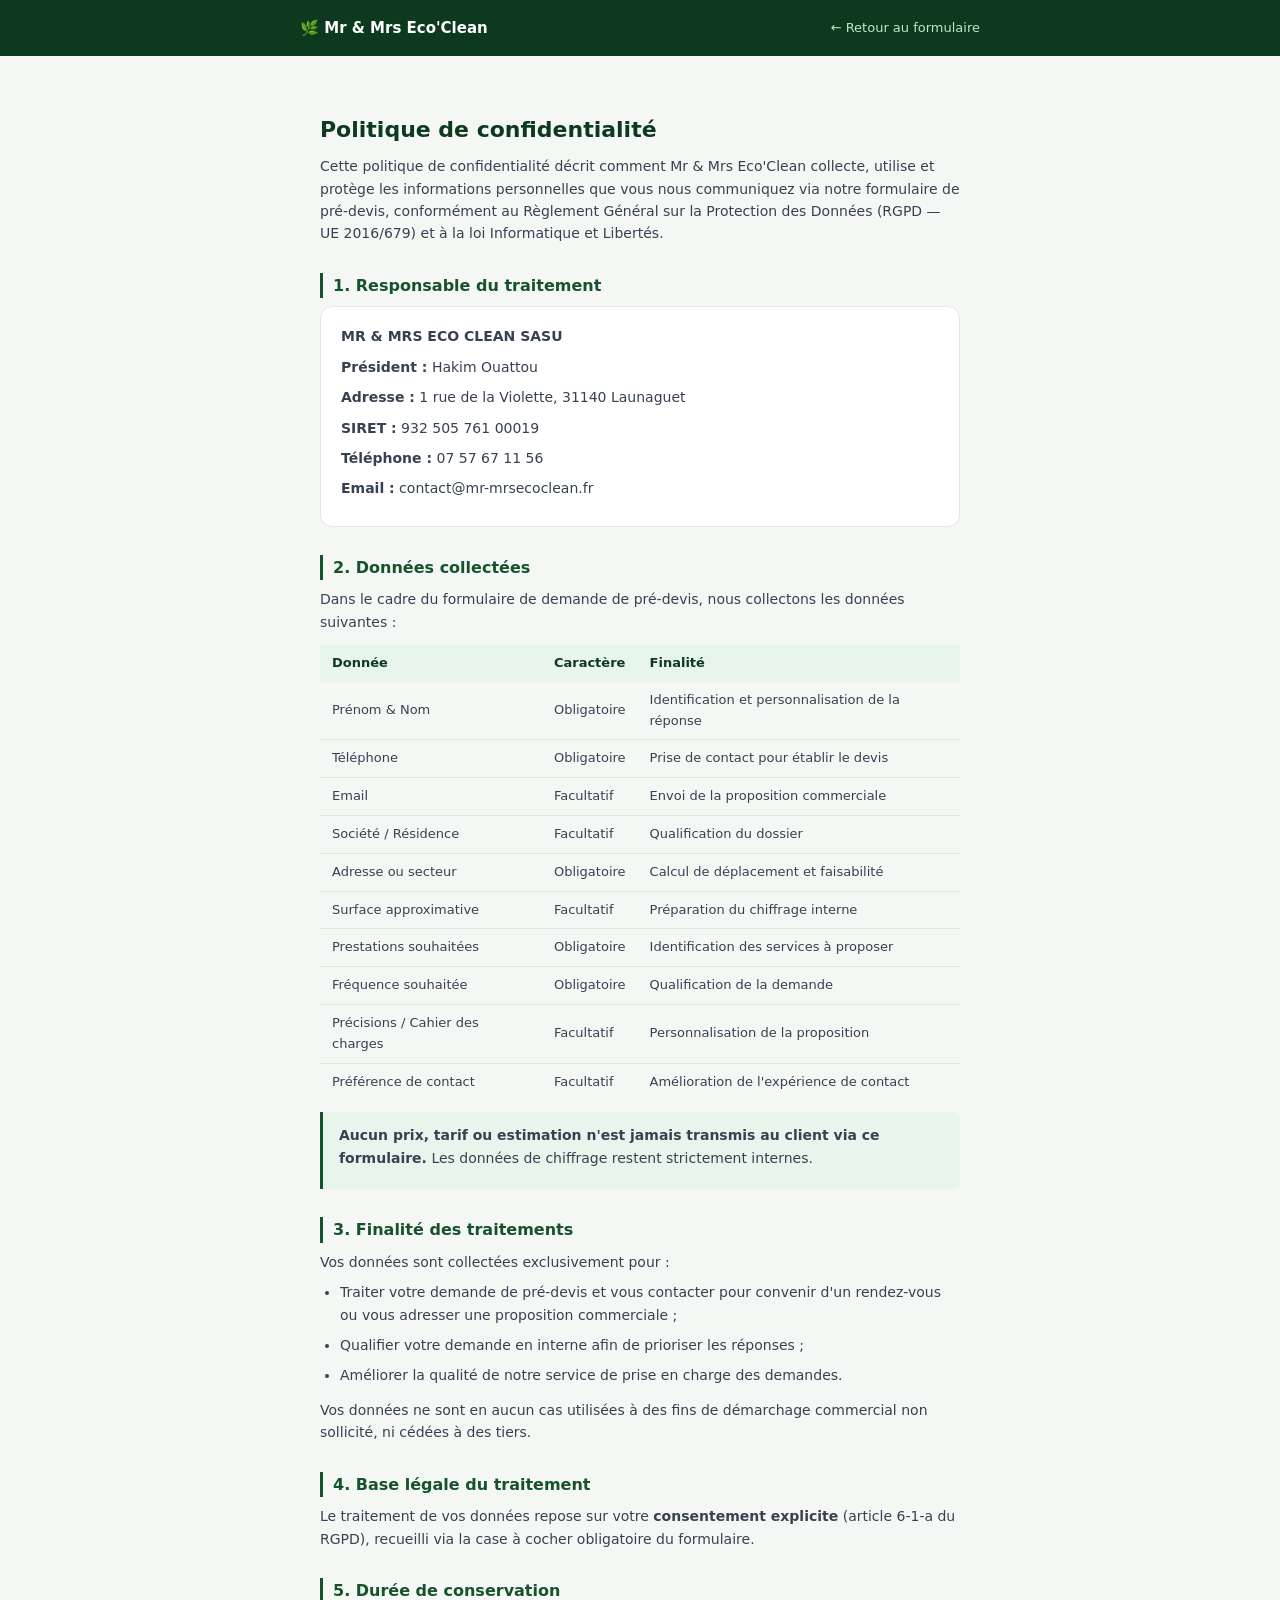
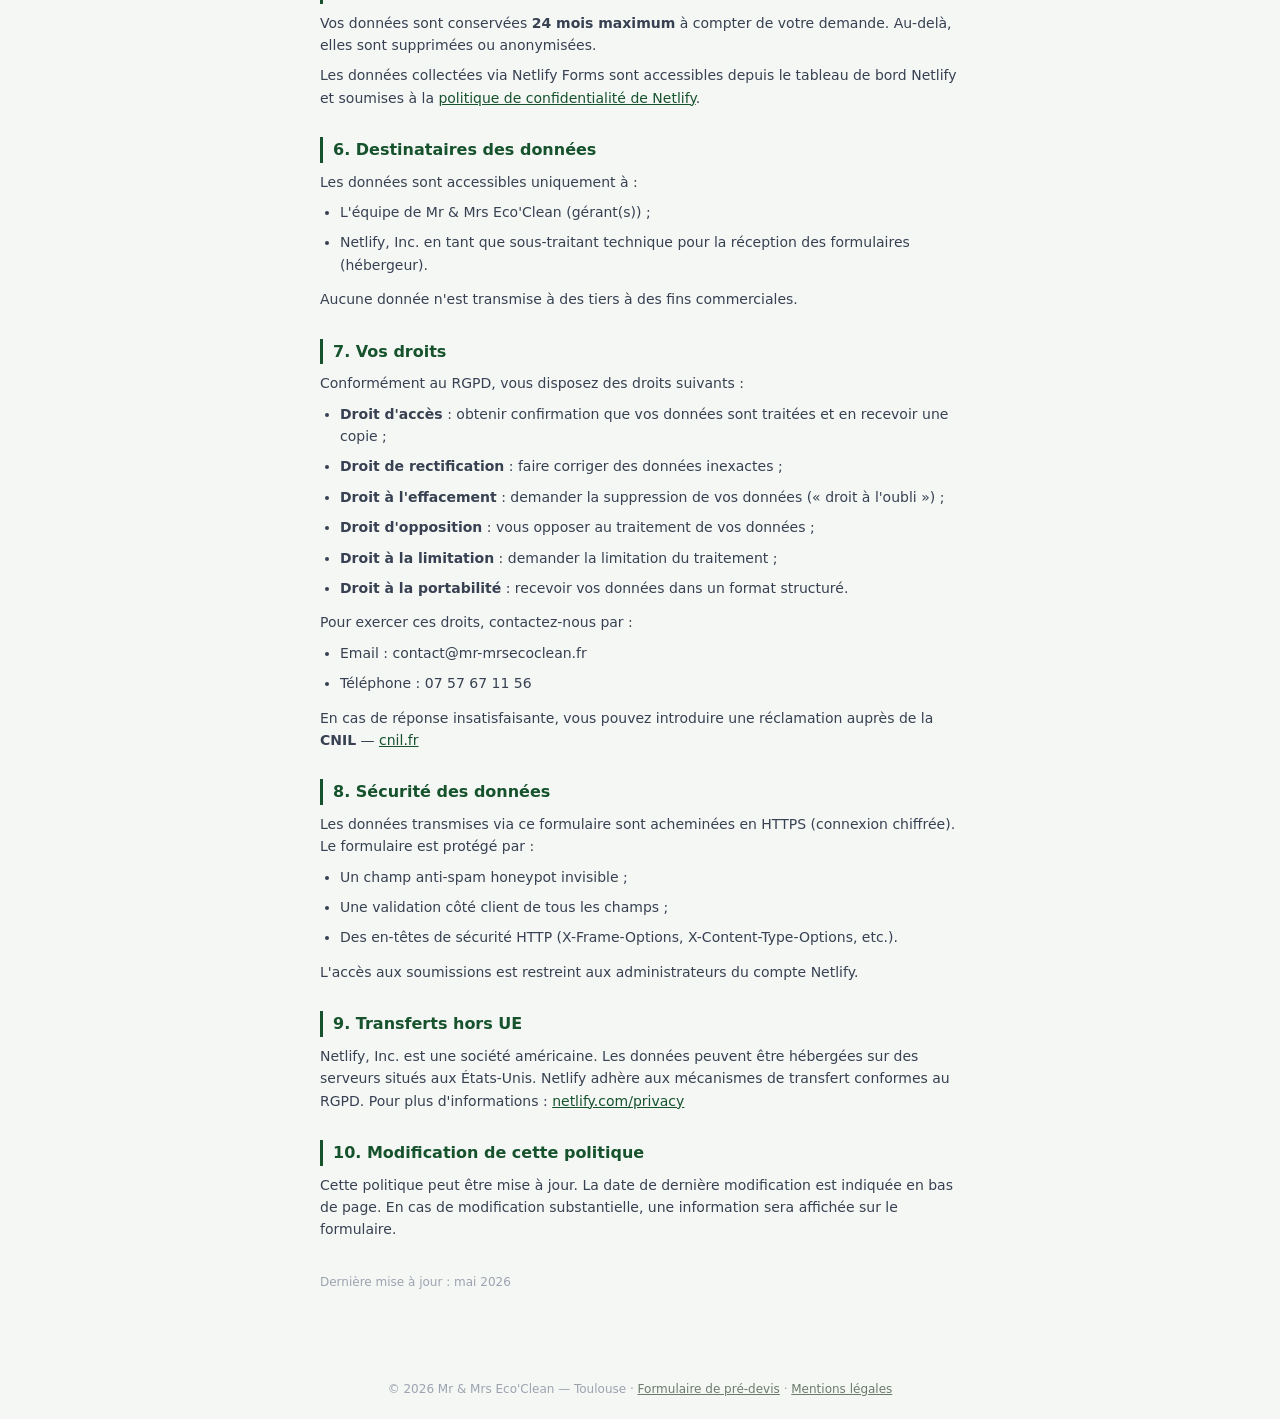
<file: landing/politique-confidentialite.html>
<!DOCTYPE html>
<html lang="fr">
<head>
  <meta charset="UTF-8" />
  <meta name="viewport" content="width=device-width, initial-scale=1.0" />
  <meta name="robots" content="noindex" />
  <title>Politique de confidentialité — Mr &amp; Mrs Eco'Clean</title>
  <style>
    *, *::before, *::after { box-sizing: border-box; }
    body { font-family: system-ui, -apple-system, 'Segoe UI', Roboto, sans-serif; background: #f5f7f5; color: #1a2e1a; margin: 0; line-height: 1.6; }
    .wrap { max-width: 680px; margin: 0 auto; padding: 24px 20px 60px; }
    header { background: #0d3a1f; padding: 16px 20px; }
    header .inner { max-width: 680px; margin: 0 auto; display: flex; align-items: center; justify-content: space-between; flex-wrap: wrap; gap: 10px; }
    header a { color: #c3e6cb; text-decoration: none; font-size: 13px; }
    header a:hover { text-decoration: underline; }
    .brand { color: #fff; font-weight: 700; font-size: 15px; display: flex; align-items: center; gap: 8px; }
    h1 { font-size: 22px; font-weight: 700; color: #0d3a1f; margin: 32px 0 8px; }
    h2 { font-size: 16px; font-weight: 700; color: #16532d; margin: 28px 0 8px; border-left: 3px solid #16532d; padding-left: 10px; }
    h3 { font-size: 14px; font-weight: 600; color: #374151; margin: 16px 0 6px; }
    p, li { font-size: 14px; color: #374151; margin: 0 0 8px; }
    ul { padding-left: 20px; margin: 0 0 12px; }
    table { width: 100%; border-collapse: collapse; font-size: 13px; margin: 12px 0; }
    th { background: #e8f5ec; color: #0d3a1f; text-align: left; padding: 8px 12px; font-weight: 600; }
    td { border-bottom: 1px solid #e2e8e2; padding: 8px 12px; color: #374151; }
    tr:last-child td { border-bottom: none; }
    .card { background: #fff; border: 1px solid #e2e8e2; border-radius: 12px; padding: 18px 20px; margin-bottom: 12px; }
    .highlight { background: #e8f5ec; border-left: 3px solid #16532d; border-radius: 0 8px 8px 0; padding: 12px 16px; margin: 12px 0; }
    .fill { color: #9ca3af; font-style: italic; }
    footer { text-align: center; padding: 20px; font-size: 12px; color: #9ca3af; }
    footer a { color: #6b7a6b; }
  </style>
</head>
<body>

<header>
  <div class="inner">
    <div class="brand">🌿 Mr &amp; Mrs Eco'Clean</div>
    <a href="index.html">← Retour au formulaire</a>
  </div>
</header>

<div class="wrap">
  <h1>Politique de confidentialité</h1>
  <p>Cette politique de confidentialité décrit comment Mr &amp; Mrs Eco'Clean collecte, utilise et protège les informations personnelles que vous nous communiquez via notre formulaire de pré-devis, conformément au Règlement Général sur la Protection des Données (RGPD — UE 2016/679) et à la loi Informatique et Libertés.</p>

  <h2>1. Responsable du traitement</h2>
  <div class="card">
    <p><strong>MR &amp; MRS ECO CLEAN SASU</strong></p>
    <p><strong>Président :</strong> Hakim Ouattou</p>
    <p><strong>Adresse :</strong> 1 rue de la Violette, 31140 Launaguet</p>
    <p><strong>SIRET :</strong> 932 505 761 00019</p>
    <p><strong>Téléphone :</strong> 07 57 67 11 56</p>
    <p><strong>Email :</strong> contact@mr-mrsecoclean.fr</p>
  </div>

  <h2>2. Données collectées</h2>
  <p>Dans le cadre du formulaire de demande de pré-devis, nous collectons les données suivantes :</p>

  <table>
    <thead>
      <tr><th>Donnée</th><th>Caractère</th><th>Finalité</th></tr>
    </thead>
    <tbody>
      <tr><td>Prénom &amp; Nom</td><td>Obligatoire</td><td>Identification et personnalisation de la réponse</td></tr>
      <tr><td>Téléphone</td><td>Obligatoire</td><td>Prise de contact pour établir le devis</td></tr>
      <tr><td>Email</td><td>Facultatif</td><td>Envoi de la proposition commerciale</td></tr>
      <tr><td>Société / Résidence</td><td>Facultatif</td><td>Qualification du dossier</td></tr>
      <tr><td>Adresse ou secteur</td><td>Obligatoire</td><td>Calcul de déplacement et faisabilité</td></tr>
      <tr><td>Surface approximative</td><td>Facultatif</td><td>Préparation du chiffrage interne</td></tr>
      <tr><td>Prestations souhaitées</td><td>Obligatoire</td><td>Identification des services à proposer</td></tr>
      <tr><td>Fréquence souhaitée</td><td>Obligatoire</td><td>Qualification de la demande</td></tr>
      <tr><td>Précisions / Cahier des charges</td><td>Facultatif</td><td>Personnalisation de la proposition</td></tr>
      <tr><td>Préférence de contact</td><td>Facultatif</td><td>Amélioration de l'expérience de contact</td></tr>
    </tbody>
  </table>

  <div class="highlight">
    <p><strong>Aucun prix, tarif ou estimation n'est jamais transmis au client via ce formulaire.</strong> Les données de chiffrage restent strictement internes.</p>
  </div>

  <h2>3. Finalité des traitements</h2>
  <p>Vos données sont collectées exclusivement pour :</p>
  <ul>
    <li>Traiter votre demande de pré-devis et vous contacter pour convenir d'un rendez-vous ou vous adresser une proposition commerciale ;</li>
    <li>Qualifier votre demande en interne afin de prioriser les réponses ;</li>
    <li>Améliorer la qualité de notre service de prise en charge des demandes.</li>
  </ul>
  <p>Vos données ne sont en aucun cas utilisées à des fins de démarchage commercial non sollicité, ni cédées à des tiers.</p>

  <h2>4. Base légale du traitement</h2>
  <p>Le traitement de vos données repose sur votre <strong>consentement explicite</strong> (article 6-1-a du RGPD), recueilli via la case à cocher obligatoire du formulaire.</p>

  <h2>5. Durée de conservation</h2>
  <p>Vos données sont conservées <strong>24 mois maximum</strong> à compter de votre demande. Au-delà, elles sont supprimées ou anonymisées.</p>
  <p>Les données collectées via Netlify Forms sont accessibles depuis le tableau de bord Netlify et soumises à la <a href="https://www.netlify.com/privacy/" target="_blank" rel="noopener" style="color:#16532d">politique de confidentialité de Netlify</a>.</p>

  <h2>6. Destinataires des données</h2>
  <p>Les données sont accessibles uniquement à :</p>
  <ul>
    <li>L'équipe de Mr &amp; Mrs Eco'Clean (gérant(s)) ;</li>
    <li>Netlify, Inc. en tant que sous-traitant technique pour la réception des formulaires (hébergeur).</li>
  </ul>
  <p>Aucune donnée n'est transmise à des tiers à des fins commerciales.</p>

  <h2>7. Vos droits</h2>
  <p>Conformément au RGPD, vous disposez des droits suivants :</p>
  <ul>
    <li><strong>Droit d'accès</strong> : obtenir confirmation que vos données sont traitées et en recevoir une copie ;</li>
    <li><strong>Droit de rectification</strong> : faire corriger des données inexactes ;</li>
    <li><strong>Droit à l'effacement</strong> : demander la suppression de vos données (« droit à l'oubli ») ;</li>
    <li><strong>Droit d'opposition</strong> : vous opposer au traitement de vos données ;</li>
    <li><strong>Droit à la limitation</strong> : demander la limitation du traitement ;</li>
    <li><strong>Droit à la portabilité</strong> : recevoir vos données dans un format structuré.</li>
  </ul>
  <p>Pour exercer ces droits, contactez-nous par :</p>
  <ul>
    <li>Email : contact@mr-mrsecoclean.fr</li>
    <li>Téléphone : 07 57 67 11 56</li>
  </ul>
  <p>En cas de réponse insatisfaisante, vous pouvez introduire une réclamation auprès de la <strong>CNIL</strong> — <a href="https://www.cnil.fr" target="_blank" rel="noopener" style="color:#16532d">cnil.fr</a></p>

  <h2>8. Sécurité des données</h2>
  <p>Les données transmises via ce formulaire sont acheminées en HTTPS (connexion chiffrée). Le formulaire est protégé par :</p>
  <ul>
    <li>Un champ anti-spam honeypot invisible ;</li>
    <li>Une validation côté client de tous les champs ;</li>
    <li>Des en-têtes de sécurité HTTP (X-Frame-Options, X-Content-Type-Options, etc.).</li>
  </ul>
  <p>L'accès aux soumissions est restreint aux administrateurs du compte Netlify.</p>

  <h2>9. Transferts hors UE</h2>
  <p>Netlify, Inc. est une société américaine. Les données peuvent être hébergées sur des serveurs situés aux États-Unis. Netlify adhère aux mécanismes de transfert conformes au RGPD. Pour plus d'informations : <a href="https://www.netlify.com/privacy/" target="_blank" rel="noopener" style="color:#16532d">netlify.com/privacy</a></p>

  <h2>10. Modification de cette politique</h2>
  <p>Cette politique peut être mise à jour. La date de dernière modification est indiquée en bas de page. En cas de modification substantielle, une information sera affichée sur le formulaire.</p>

  <p style="margin-top:32px;font-size:12px;color:#9ca3af">Dernière mise à jour : mai 2026</p>
</div>

<footer>
  &copy; 2026 Mr &amp; Mrs Eco'Clean — Toulouse
  &middot; <a href="index.html">Formulaire de pré-devis</a>
  &middot; <a href="mentions-legales.html">Mentions légales</a>
</footer>

</body>
</html>
</file>
